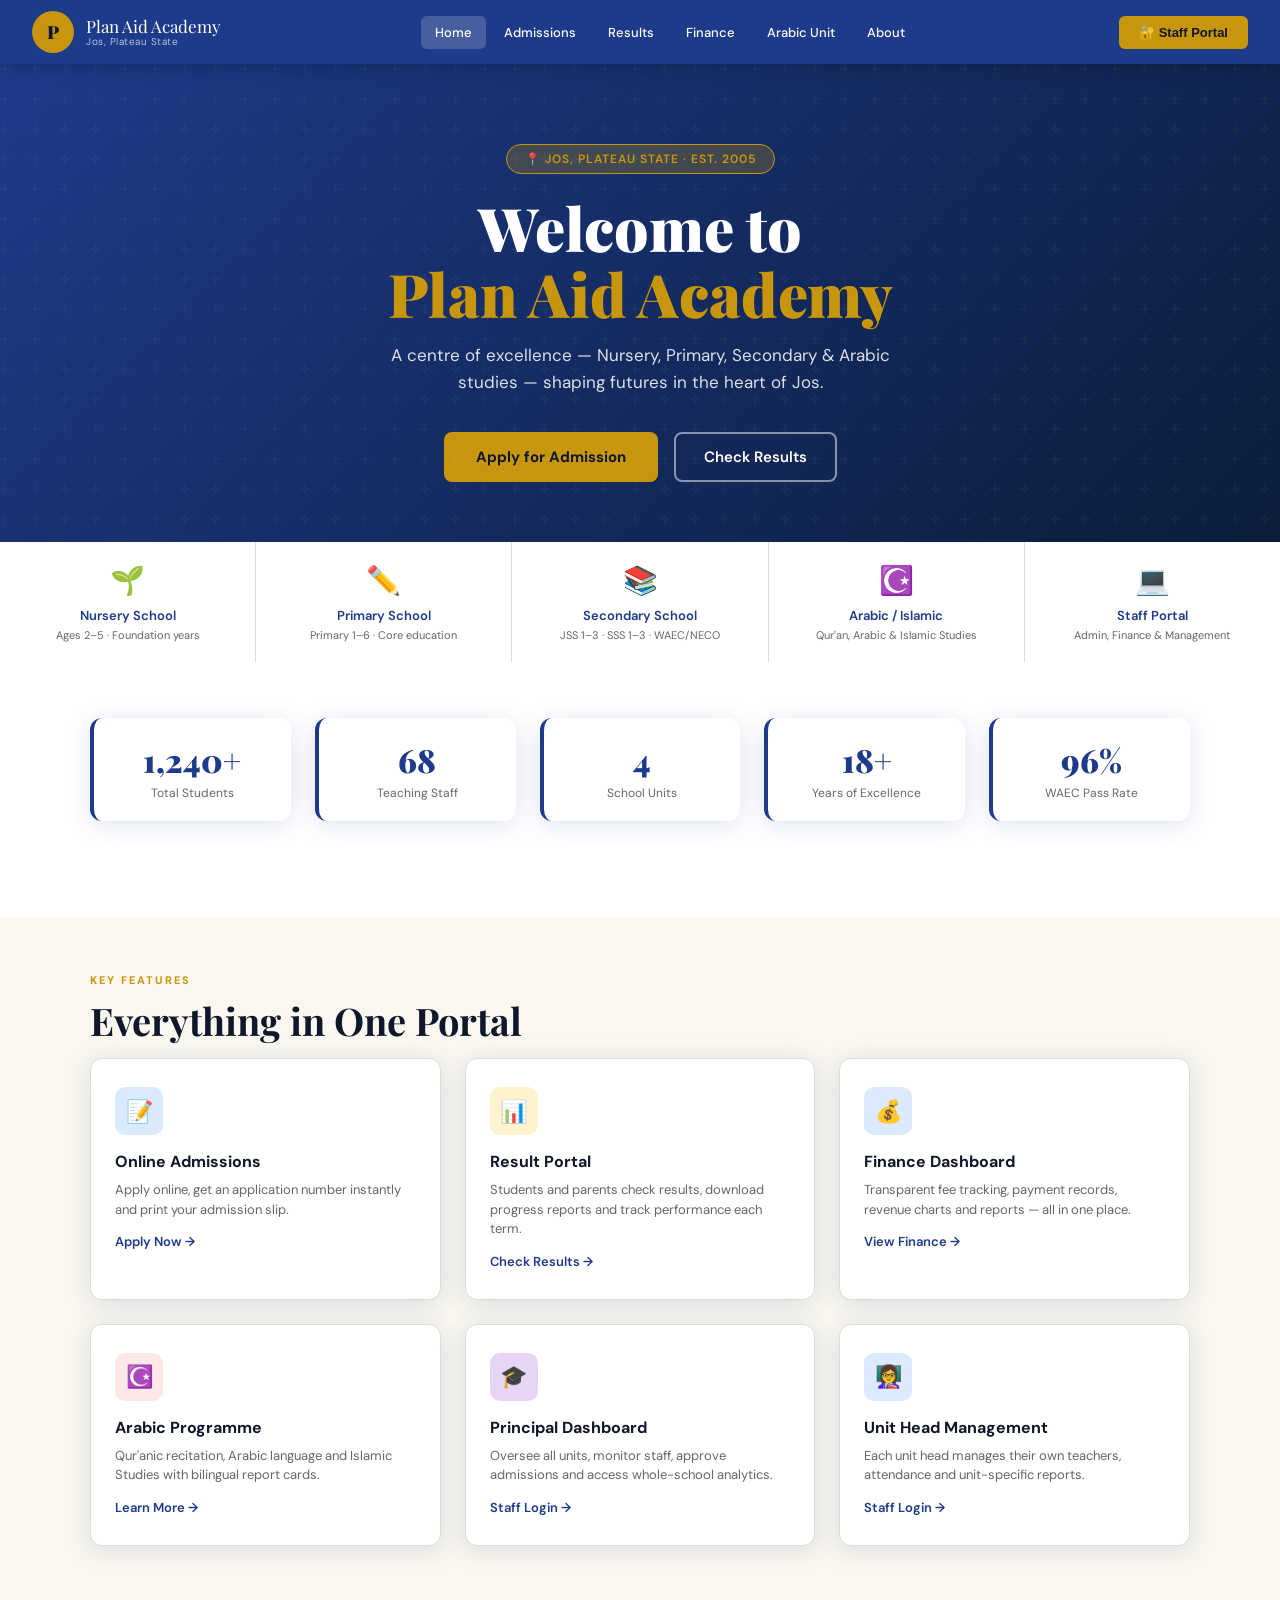
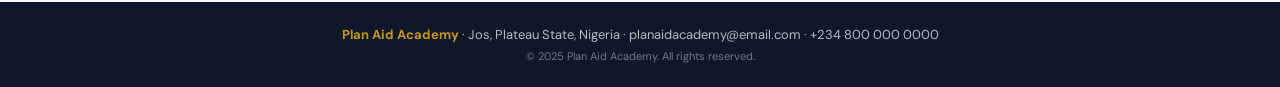
<file: plan-aid-academy (1).html>
<!DOCTYPE html>
<html lang="en">
<head>
<meta charset="UTF-8"/>
<meta name="viewport" content="width=device-width, initial-scale=1.0"/>
<title>Plan Aid Academy – Jos | School Management Portal</title>
<link href="https://fonts.googleapis.com/css2?family=Playfair+Display:wght@700;900&family=DM+Sans:wght@300;400;500;600&family=Amiri:wght@400;700&display=swap" rel="stylesheet"/>
<style>
  :root{--green:#1e3a8a;--gold:#c8960c;--cream:#faf7f0;--dark:#0f172a;--white:#fff;--red:#b03232;--blue:#1a3a5c;--light:#e0e7ff;--border:#d4e0d8;--shadow:0 4px 24px rgba(30,58,138,.15)}
  *{box-sizing:border-box;margin:0;padding:0}
  body{font-family:'DM Sans',sans-serif;background:var(--cream);color:var(--dark);min-height:100vh}
  .page{display:none;min-height:100vh;animation:fadeIn .35s ease}
  .page.active{display:block}
  @keyframes fadeIn{from{opacity:0;transform:translateY(8px)}to{opacity:1;transform:translateY(0)}}
  nav{background:var(--green);color:#fff;display:flex;align-items:center;justify-content:space-between;padding:0 32px;height:64px;position:sticky;top:0;z-index:100;box-shadow:0 2px 16px rgba(0,0,0,.25)}
  .nav-brand{display:flex;align-items:center;gap:12px;cursor:pointer}
  .nav-logo{width:42px;height:42px;border-radius:50%;background:var(--gold);display:flex;align-items:center;justify-content:center;font-family:'Playfair Display',serif;font-weight:900;font-size:18px;color:var(--dark)}
  .nav-title{font-family:'Playfair Display',serif;font-size:17px;line-height:1.2}
  .nav-title small{display:block;font-family:'DM Sans',sans-serif;font-size:10px;font-weight:300;opacity:.8;letter-spacing:.5px}
  .nav-links{display:flex;gap:4px}
  .nav-links button{background:none;border:none;color:#fff;padding:8px 14px;border-radius:6px;cursor:pointer;font-family:'DM Sans',sans-serif;font-size:13px;font-weight:500;transition:background .2s}
  .nav-links button:hover,.nav-links button.active{background:rgba(255,255,255,.18)}
  .nav-right{display:flex;align-items:center;gap:12px}
  .btn-login{background:var(--gold);color:var(--dark);border:none;padding:9px 20px;border-radius:6px;font-weight:600;font-size:13px;cursor:pointer;transition:opacity .2s}
  .btn-login:hover{opacity:.85}
  .hero{background:linear-gradient(135deg,var(--green) 0%,#0b1d3a 100%);color:#fff;padding:80px 32px 60px;text-align:center;position:relative;overflow:hidden}
  .hero::before{content:'';position:absolute;inset:0;background:url("data:image/svg+xml,%3Csvg width='60' height='60' viewBox='0 0 60 60' xmlns='http://www.w3.org/2000/svg'%3E%3Cg fill='none'%3E%3Cg fill='%23ffffff' fill-opacity='0.03'%3E%3Cpath d='M36 34v-4h-2v4h-4v2h4v4h2v-4h4v-2h-4zm0-30V0h-2v4h-4v2h4v4h2V6h4V4h-4zM6 34v-4H4v4H0v2h4v4h2v-4h4v-2H6zM6 4V0H4v4H0v2h4v4h2V6h4V4H6z'/%3E%3C/g%3E%3C/g%3E%3C/svg%3E")}
  .hero-badge{display:inline-block;background:rgba(200,150,12,.25);border:1px solid var(--gold);color:var(--gold);padding:6px 18px;border-radius:20px;font-size:12px;font-weight:600;letter-spacing:1px;text-transform:uppercase;margin-bottom:20px}
  .hero h1{font-family:'Playfair Display',serif;font-size:clamp(32px,5vw,60px);font-weight:900;line-height:1.1;margin-bottom:16px}
  .hero h1 span{color:var(--gold)}
  .hero p{font-size:17px;opacity:.85;max-width:560px;margin:0 auto 36px;line-height:1.6}
  .hero-btns{display:flex;gap:16px;justify-content:center;flex-wrap:wrap}
  .btn-primary{background:var(--gold);color:var(--dark);border:none;padding:14px 32px;border-radius:8px;font-weight:700;font-size:15px;cursor:pointer;transition:all .2s;font-family:'DM Sans',sans-serif}
  .btn-primary:hover{background:#e0a80e;transform:translateY(-2px)}
  .btn-outline{background:transparent;color:#fff;border:2px solid rgba(255,255,255,.5);padding:13px 28px;border-radius:8px;font-weight:600;font-size:15px;cursor:pointer;transition:all .2s;font-family:'DM Sans',sans-serif}
  .btn-outline:hover{border-color:#fff;background:rgba(255,255,255,.1)}
  .units-strip{display:flex;gap:0;overflow-x:auto}
  .unit-card{flex:1;min-width:160px;padding:20px 16px;text-align:center;border-right:1px solid var(--border);cursor:pointer;transition:background .2s;background:#fff}
  .unit-card:last-child{border-right:none}
  .unit-card:hover{background:var(--light)}
  .unit-icon{font-size:28px;margin-bottom:8px}
  .unit-card h4{font-size:13px;font-weight:600;color:var(--green)}
  .unit-card p{font-size:11px;color:#666;margin-top:4px}
  .section{padding:56px 32px}
  .section-alt{background:#fff}
  .container{max-width:1100px;margin:0 auto}
  .section-label{font-size:11px;font-weight:700;letter-spacing:2px;text-transform:uppercase;color:var(--gold);margin-bottom:8px}
  .section-title{font-family:'Playfair Display',serif;font-size:clamp(24px,3.5vw,38px);font-weight:700;color:var(--dark);margin-bottom:12px}
  .section-sub{font-size:15px;color:#555;max-width:560px;line-height:1.6;margin-bottom:36px}
  .cards-grid{display:grid;grid-template-columns:repeat(auto-fill,minmax(260px,1fr));gap:24px}
  .card{background:#fff;border-radius:12px;padding:28px 24px;box-shadow:var(--shadow);border:1px solid var(--border);transition:transform .2s,box-shadow .2s}
  .card:hover{transform:translateY(-4px);box-shadow:0 8px 32px rgba(26,92,56,.18)}
  .card-icon{width:48px;height:48px;border-radius:10px;display:flex;align-items:center;justify-content:center;font-size:22px;margin-bottom:16px}
  .card h3{font-size:16px;font-weight:700;color:var(--dark);margin-bottom:8px}
  .card p{font-size:13px;color:#666;line-height:1.5}
  .card-link{display:inline-block;margin-top:14px;font-size:13px;font-weight:600;color:var(--green);cursor:pointer}
  .card-link:hover{color:var(--gold)}
  .stats-row{display:flex;gap:24px;flex-wrap:wrap;margin-bottom:40px}
  .stat{flex:1;min-width:140px;background:#fff;border-radius:12px;padding:20px;box-shadow:var(--shadow);border-left:4px solid var(--green);text-align:center}
  .stat .val{font-family:'Playfair Display',serif;font-size:32px;font-weight:900;color:var(--green)}
  .stat .lbl{font-size:12px;color:#666;margin-top:4px}
  .form-page{max-width:700px;margin:0 auto;background:#fff;border-radius:16px;padding:40px;box-shadow:var(--shadow)}
  .form-page h2{font-family:'Playfair Display',serif;font-size:26px;margin-bottom:6px;color:var(--dark)}
  .form-page .sub{font-size:14px;color:#666;margin-bottom:28px}
  .form-row{display:grid;grid-template-columns:1fr 1fr;gap:16px;margin-bottom:0}
  .form-group{margin-bottom:16px}
  .form-group label{display:block;font-size:13px;font-weight:600;color:var(--dark);margin-bottom:6px}
  .form-group input,.form-group select,.form-group textarea{width:100%;padding:11px 14px;border:1.5px solid var(--border);border-radius:8px;font-family:'DM Sans',sans-serif;font-size:14px;color:var(--dark);transition:border-color .2s;background:var(--cream)}
  .form-group input:focus,.form-group select:focus,.form-group textarea:focus{outline:none;border-color:var(--green)}
  .form-group textarea{resize:vertical;min-height:90px}
  .btn-submit{width:100%;padding:14px;background:var(--green);color:#fff;border:none;border-radius:8px;font-size:15px;font-weight:700;cursor:pointer;font-family:'DM Sans',sans-serif;transition:background .2s;margin-top:8px}
  .btn-submit:hover{background:#14472b}
  .dash-layout{display:grid;grid-template-columns:220px 1fr;min-height:calc(100vh - 64px)}
  .dash-sidebar{background:var(--dark);color:#fff;padding:24px 0}
  .dash-sidebar .user-info{padding:0 20px 20px;border-bottom:1px solid rgba(255,255,255,.1);margin-bottom:12px}
  .dash-sidebar .user-info .avatar{width:44px;height:44px;border-radius:50%;background:var(--green);display:flex;align-items:center;justify-content:center;font-weight:700;font-size:18px;margin-bottom:10px}
  .dash-sidebar .user-info h4{font-size:14px;font-weight:600}
  .dash-sidebar .user-info span{font-size:12px;color:rgba(255,255,255,.55)}
  .dash-nav a{display:flex;align-items:center;gap:12px;padding:11px 20px;font-size:13px;color:rgba(255,255,255,.7);cursor:pointer;transition:all .2s;border-left:3px solid transparent}
  .dash-nav a:hover,.dash-nav a.active{color:#fff;background:rgba(255,255,255,.07);border-left-color:var(--gold)}
  .dash-nav a .ico{font-size:16px;width:20px;text-align:center}
  .dash-content{padding:32px;background:var(--cream);overflow-y:auto}
  .dash-header{display:flex;align-items:center;justify-content:space-between;margin-bottom:28px}
  .dash-header h2{font-family:'Playfair Display',serif;font-size:24px;color:var(--dark)}
  .dash-cards{display:grid;grid-template-columns:repeat(auto-fill,minmax(200px,1fr));gap:20px;margin-bottom:28px}
  .dash-card{background:#fff;border-radius:12px;padding:20px;box-shadow:var(--shadow);border-bottom:3px solid var(--green)}
  .dash-card .dc-val{font-family:'Playfair Display',serif;font-size:30px;font-weight:900;color:var(--green)}
  .dash-card .dc-lbl{font-size:12px;color:#888;margin-top:4px}
  .dash-card .dc-sub{font-size:12px;color:var(--gold);margin-top:2px;font-weight:600}
  .table-wrap{background:#fff;border-radius:12px;box-shadow:var(--shadow);overflow:hidden;margin-bottom:24px}
  .table-head{padding:16px 20px;display:flex;align-items:center;justify-content:space-between;border-bottom:1px solid var(--border)}
  .table-head h3{font-size:15px;font-weight:700;color:var(--dark)}
  table{width:100%;border-collapse:collapse}
  thead{background:var(--light)}
  th{padding:12px 16px;text-align:left;font-size:12px;font-weight:700;color:var(--green);text-transform:uppercase;letter-spacing:.5px}
  td{padding:12px 16px;font-size:13px;border-bottom:1px solid var(--border);color:var(--dark)}
  tr:last-child td{border-bottom:none}
  tr:hover td{background:#f7fcf9}
  .badge{display:inline-block;padding:3px 10px;border-radius:20px;font-size:11px;font-weight:700;text-transform:uppercase}
  .badge-green{background:#dbeafe;color:#1e3a8a}
  .badge-gold{background:#fef3cd;color:#856404}
  .badge-red{background:#fde8e8;color:#b03232}
  .badge-blue{background:#dbeafe;color:#1e40af}
  .modal-overlay{display:none;position:fixed;inset:0;background:rgba(0,0,0,.55);z-index:200;align-items:center;justify-content:center}
  .modal-overlay.open{display:flex}
  .modal{background:#fff;border-radius:16px;padding:40px;width:90%;max-width:420px;position:relative;box-shadow:0 20px 60px rgba(0,0,0,.3)}
  .modal-close{position:absolute;top:14px;right:14px;background:none;border:none;font-size:22px;cursor:pointer;color:#888}
  .modal h2{font-family:'Playfair Display',serif;font-size:24px;margin-bottom:6px}
  .modal .sub{font-size:13px;color:#666;margin-bottom:24px}
  .role-tabs{display:flex;gap:8px;flex-wrap:wrap;margin-bottom:20px}
  .role-tab{padding:7px 14px;border:1.5px solid var(--border);border-radius:6px;font-size:12px;font-weight:600;cursor:pointer;transition:all .2s;background:none;font-family:'DM Sans',sans-serif}
  .role-tab.active{background:var(--green);color:#fff;border-color:var(--green)}
  .slip{background:#fff;border:2px solid var(--green);border-radius:12px;padding:32px;max-width:640px;margin:0 auto}
  .slip-header{display:flex;align-items:center;gap:16px;border-bottom:2px solid var(--green);padding-bottom:16px;margin-bottom:20px}
  .slip-logo{width:60px;height:60px;border-radius:50%;background:var(--green);display:flex;align-items:center;justify-content:center;color:#fff;font-family:'Playfair Display',serif;font-weight:900;font-size:22px;flex-shrink:0}
  .slip-school{flex:1}
  .slip-school h2{font-family:'Playfair Display',serif;font-size:20px;color:var(--green)}
  .slip-school p{font-size:12px;color:#666}
  .slip-no{background:var(--green);color:#fff;padding:8px 16px;border-radius:8px;font-size:13px;font-weight:700;white-space:nowrap}
  .slip-row{display:grid;grid-template-columns:1fr 1fr;gap:12px;margin-bottom:12px}
  .slip-field{border:1px solid var(--border);border-radius:6px;padding:10px 14px}
  .slip-field .lbl{font-size:10px;font-weight:700;text-transform:uppercase;color:#888;margin-bottom:2px}
  .slip-field .val{font-size:14px;font-weight:600;color:var(--dark)}
  .slip-footer{border-top:1px solid var(--border);padding-top:16px;margin-top:16px;display:flex;justify-content:space-between;align-items:center;font-size:12px;color:#666;flex-wrap:wrap;gap:10px}
  .btn-print{background:var(--green);color:#fff;border:none;padding:10px 24px;border-radius:8px;font-weight:700;cursor:pointer;font-family:'DM Sans',sans-serif}
  .arabic-text{font-family:'Amiri',serif;direction:rtl;font-size:16px;line-height:1.8;color:var(--dark)}
  .finance-row{display:grid;grid-template-columns:2fr 1fr;gap:24px}
  .chart-box{background:#fff;border-radius:12px;padding:24px;box-shadow:var(--shadow)}
  .chart-box h3{font-size:14px;font-weight:700;margin-bottom:20px;color:var(--dark)}
  .bar-chart{display:flex;align-items:flex-end;gap:8px;height:130px;padding-bottom:24px;position:relative}
  .bar{flex:1;background:var(--green);border-radius:4px 4px 0 0;position:relative;min-width:24px;transition:opacity .2s}
  .bar:hover{opacity:.75}
  .bar .bar-lbl{position:absolute;bottom:-20px;left:50%;transform:translateX(-50%);font-size:10px;color:#888;white-space:nowrap}
  .bar .bar-val{position:absolute;top:-18px;left:50%;transform:translateX(-50%);font-size:9px;font-weight:700;color:var(--green);white-space:nowrap}
  .pie-wrap{display:flex;flex-direction:column;gap:12px}
  .pie-item{display:flex;align-items:center;gap:10px}
  .pie-dot{width:12px;height:12px;border-radius:50%;flex-shrink:0}
  .pie-item span{font-size:13px;color:var(--dark);flex:1}
  .pie-item b{font-size:13px;font-weight:700}
  .alert{padding:14px 18px;border-radius:8px;font-size:13px;margin-bottom:16px;display:flex;align-items:center;gap:10px}
  .alert-success{background:#dbeafe;color:#1e3a8a;border-left:4px solid var(--green)}
  .alert-info{background:#dbeafe;color:#1e40af;border-left:4px solid var(--blue)}
  footer{background:var(--dark);color:rgba(255,255,255,.7);text-align:center;padding:24px 32px;font-size:13px}
  footer strong{color:var(--gold)}
  .hidden{display:none}
  .divider{border:none;border-top:1px solid var(--border);margin:24px 0}
  @media(max-width:768px){nav{padding:0 16px}.nav-links{display:none}.dash-layout{grid-template-columns:1fr}.dash-sidebar{display:none}.form-row{grid-template-columns:1fr}.finance-row{grid-template-columns:1fr}.hero{padding:50px 20px 40px}.section{padding:40px 20px}.slip-row{grid-template-columns:1fr}}
</style>
</head>
<body>

<nav>
  <div class="nav-brand" onclick="showPage('home')">
    <div class="nav-logo">P</div>
    <div class="nav-title">Plan Aid Academy<small>Jos, Plateau State</small></div>
  </div>
  <div class="nav-links">
    <button onclick="showPage('home')" id="nav-home" class="active">Home</button>
    <button onclick="showPage('admission')" id="nav-admission">Admissions</button>
    <button onclick="showPage('results')" id="nav-results">Results</button>
    <button onclick="showPage('finance')" id="nav-finance">Finance</button>
    <button onclick="showPage('arabic')" id="nav-arabic">Arabic Unit</button>
    <button onclick="showPage('about')" id="nav-about">About</button>
  </div>
  <div class="nav-right">
    <button class="btn-login" onclick="openModal()">🔐 Staff Portal</button>
  </div>
</nav>

<!-- LOGIN MODAL -->
<div class="modal-overlay" id="loginModal">
  <div class="modal">
    <button class="modal-close" onclick="closeModal()">✕</button>
    <h2>Staff Login</h2>
    <p class="sub">Select your role to access your portal</p>
    <div class="role-tabs">
      <button class="role-tab active" onclick="setRole(this,'principal')">🎓 Principal</button>
      <button class="role-tab" onclick="setRole(this,'finance')">💰 Finance</button>
      <button class="role-tab" onclick="setRole(this,'secondary')">📚 Secondary</button>
      <button class="role-tab" onclick="setRole(this,'primary')">✏️ Primary</button>
      <button class="role-tab" onclick="setRole(this,'nursery')">🌱 Nursery</button>
      <button class="role-tab" onclick="setRole(this,'arabic')">☪️ Arabic</button>
      <button class="role-tab" onclick="setRole(this,'teacher')">👩‍🏫 Teacher</button>
    </div>
    <div class="form-group"><label>Staff ID / Email</label><input type="text" placeholder="e.g. PAA-ST-001"/></div>
    <div class="form-group"><label>Password</label><input type="password" placeholder="Enter password"/></div>
    <button class="btn-submit" onclick="doLogin()">Sign In →</button>
  </div>
</div>

<!-- HOME -->
<div class="page active" id="page-home">
  <div class="hero">
    <div class="hero-badge">📍 Jos, Plateau State · Est. 2005</div>
    <h1>Welcome to<br/><span>Plan Aid Academy</span></h1>
    <p>A centre of excellence — Nursery, Primary, Secondary &amp; Arabic studies — shaping futures in the heart of Jos.</p>
    <div class="hero-btns">
      <button class="btn-primary" onclick="showPage('admission')">Apply for Admission</button>
      <button class="btn-outline" onclick="showPage('results')">Check Results</button>
    </div>
  </div>
  <div class="units-strip">
    <div class="unit-card" onclick="showPage('admission')"><div class="unit-icon">🌱</div><h4>Nursery School</h4><p>Ages 2–5 · Foundation years</p></div>
    <div class="unit-card" onclick="showPage('admission')"><div class="unit-icon">✏️</div><h4>Primary School</h4><p>Primary 1–6 · Core education</p></div>
    <div class="unit-card" onclick="showPage('admission')"><div class="unit-icon">📚</div><h4>Secondary School</h4><p>JSS 1–3 · SSS 1–3 · WAEC/NECO</p></div>
    <div class="unit-card" onclick="showPage('arabic')"><div class="unit-icon">☪️</div><h4>Arabic / Islamic</h4><p>Qur'an, Arabic &amp; Islamic Studies</p></div>
    <div class="unit-card" onclick="openModal()"><div class="unit-icon">💻</div><h4>Staff Portal</h4><p>Admin, Finance &amp; Management</p></div>
  </div>
  <div class="section section-alt">
    <div class="container">
      <div class="stats-row">
        <div class="stat"><div class="val">1,240+</div><div class="lbl">Total Students</div></div>
        <div class="stat"><div class="val">68</div><div class="lbl">Teaching Staff</div></div>
        <div class="stat"><div class="val">4</div><div class="lbl">School Units</div></div>
        <div class="stat"><div class="val">18+</div><div class="lbl">Years of Excellence</div></div>
        <div class="stat"><div class="val">96%</div><div class="lbl">WAEC Pass Rate</div></div>
      </div>
    </div>
  </div>
  <div class="section">
    <div class="container">
      <div class="section-label">Key Features</div>
      <div class="section-title">Everything in One Portal</div>
      <div class="cards-grid">
        <div class="card"><div class="card-icon" style="background:#dbeafe">📝</div><h3>Online Admissions</h3><p>Apply online, get an application number instantly and print your admission slip.</p><span class="card-link" onclick="showPage('admission')">Apply Now →</span></div>
        <div class="card"><div class="card-icon" style="background:#fef3cd">📊</div><h3>Result Portal</h3><p>Students and parents check results, download progress reports and track performance each term.</p><span class="card-link" onclick="showPage('results')">Check Results →</span></div>
        <div class="card"><div class="card-icon" style="background:#dbeafe">💰</div><h3>Finance Dashboard</h3><p>Transparent fee tracking, payment records, revenue charts and reports — all in one place.</p><span class="card-link" onclick="showPage('finance')">View Finance →</span></div>
        <div class="card"><div class="card-icon" style="background:#fde8e8">☪️</div><h3>Arabic Programme</h3><p>Qur'anic recitation, Arabic language and Islamic Studies with bilingual report cards.</p><span class="card-link" onclick="showPage('arabic')">Learn More →</span></div>
        <div class="card"><div class="card-icon" style="background:#e8d5f5">🎓</div><h3>Principal Dashboard</h3><p>Oversee all units, monitor staff, approve admissions and access whole-school analytics.</p><span class="card-link" onclick="openModal()">Staff Login →</span></div>
        <div class="card"><div class="card-icon" style="background:#dbeafe">👩‍🏫</div><h3>Unit Head Management</h3><p>Each unit head manages their own teachers, attendance and unit-specific reports.</p><span class="card-link" onclick="openModal()">Staff Login →</span></div>
      </div>
    </div>
  </div>
  <footer><strong>Plan Aid Academy</strong> · Jos, Plateau State, Nigeria · planaidacademy@email.com · +234 800 000 0000<br/><small style="opacity:.6;font-size:11px;margin-top:6px;display:block">© 2025 Plan Aid Academy. All rights reserved.</small></footer>
</div>

<!-- ADMISSION -->
<div class="page" id="page-admission">
  <div class="section">
    <div class="container">
      <div class="section-label">Enrolment</div>
      <div class="section-title">Admission Application</div>
      <p class="section-sub">Complete the form to apply for a place at Plan Aid Academy. You will receive an application number instantly and can print your admission slip.</p>
      <div id="admissionForm">
        <div class="form-page">
          <h2>Student Admission Form</h2>
          <p class="sub">Plan Aid Academy, Jos · 2025/2026 Academic Session</p>
          <div class="form-group"><label>School Unit Applying For</label>
            <select id="admUnit"><option value="">— Select Unit —</option><option>Nursery School (Creche / Pre-Nursery / Nursery 1-2)</option><option>Primary School (Primary 1 – 6)</option><option>Junior Secondary School (JSS 1 – 3)</option><option>Senior Secondary School (SSS 1 – 3)</option><option>Arabic / Islamic Studies Unit</option></select>
          </div>
          <div class="form-row">
            <div class="form-group"><label>Surname</label><input id="admSurname" type="text" placeholder="Student's surname"/></div>
            <div class="form-group"><label>First Name</label><input id="admFirst" type="text" placeholder="First name"/></div>
          </div>
          <div class="form-row">
            <div class="form-group"><label>Date of Birth</label><input id="admDob" type="date"/></div>
            <div class="form-group"><label>Gender</label><select id="admGender"><option>Male</option><option>Female</option></select></div>
          </div>
          <div class="form-row">
            <div class="form-group"><label>State of Origin</label><input id="admState" type="text" placeholder="e.g. Plateau"/></div>
            <div class="form-group"><label>Religion</label><select id="admReligion"><option>Christianity</option><option>Islam</option><option>Other</option></select></div>
          </div>
          <div class="divider"></div>
          <div class="form-row">
            <div class="form-group"><label>Parent / Guardian Name</label><input id="admParent" type="text" placeholder="Full name"/></div>
            <div class="form-group"><label>Phone Number</label><input id="admPhone" type="tel" placeholder="+234 800 000 0000"/></div>
          </div>
          <div class="form-group"><label>Home Address</label><textarea id="admAddress" placeholder="Street, Area, Jos"></textarea></div>
          <div class="form-row">
            <div class="form-group"><label>Previous School (if any)</label><input id="admPrev" type="text" placeholder="Previous school name"/></div>
            <div class="form-group"><label>Class Last Attended</label><input id="admClass" type="text" placeholder="e.g. Primary 3"/></div>
          </div>
          <button class="btn-submit" onclick="submitAdmission()">Submit Application &amp; Get Admission Number</button>
        </div>
      </div>
      <div id="admissionSlip" class="hidden" style="margin-top:32px">
        <div class="alert alert-success">✅ Application submitted! Print or save your admission slip below.</div>
        <div class="slip">
          <div class="slip-header">
            <div class="slip-logo">P</div>
            <div class="slip-school"><h2>Plan Aid Academy</h2><p>Jos, Plateau State</p><p style="font-size:11px;color:#888">2025/2026 Academic Session – Admission Slip</p></div>
            <div class="slip-no" id="slipNo">PAA-2025-0001</div>
          </div>
          <div class="slip-row">
            <div class="slip-field"><div class="lbl">Full Name</div><div class="val" id="slipName">—</div></div>
            <div class="slip-field"><div class="lbl">Unit Applied</div><div class="val" id="slipUnit">—</div></div>
          </div>
          <div class="slip-row">
            <div class="slip-field"><div class="lbl">Date of Birth</div><div class="val" id="slipDob">—</div></div>
            <div class="slip-field"><div class="lbl">Gender</div><div class="val" id="slipGender">—</div></div>
          </div>
          <div class="slip-row">
            <div class="slip-field"><div class="lbl">Parent / Guardian</div><div class="val" id="slipParent">—</div></div>
            <div class="slip-field"><div class="lbl">Phone</div><div class="val" id="slipPhone">—</div></div>
          </div>
          <div class="slip-footer">
            <div>Application Date: <b id="slipDate"></b></div>
            <div>Status: <span class="badge badge-gold">Pending Review</span></div>
            <button class="btn-print" onclick="window.print()">🖨️ Print Slip</button>
          </div>
        </div>
        <div style="text-align:center;margin-top:20px">
          <button onclick="newApplication()" style="background:none;border:2px solid var(--green);color:var(--green);padding:11px 24px;border-radius:8px;font-weight:600;cursor:pointer;font-family:'DM Sans',sans-serif">Submit Another Application</button>
        </div>
      </div>
    </div>
  </div>
</div>

<!-- RESULTS -->
<div class="page" id="page-results">
  <div class="section">
    <div class="container">
      <div class="section-label">Academic Records</div>
      <div class="section-title">Student Result Portal</div>
      <p class="section-sub">Enter your student ID and select the term to view and print your academic progress report.</p>
      <div class="form-page" style="margin-bottom:28px">
        <h2>Check Results</h2>
        <p class="sub">Enter your admission number to view your report card</p>
        <div class="form-row">
          <div class="form-group"><label>Student ID / Admission Number</label><input id="resId" type="text" placeholder="e.g. PAA-2023-0047"/></div>
          <div class="form-group"><label>Academic Session</label><select><option>2024/2025</option><option>2023/2024</option></select></div>
        </div>
        <div class="form-row">
          <div class="form-group"><label>Term</label><select><option>1st Term</option><option>2nd Term</option><option>3rd Term</option></select></div>
          <div class="form-group"><label>School Unit</label><select><option>Secondary School</option><option>Primary School</option><option>Nursery School</option><option>Arabic Unit</option></select></div>
        </div>
        <button class="btn-submit" onclick="checkResults()">View Result Card</button>
      </div>
      <div id="resultCard" class="hidden">
        <div class="alert alert-info">📄 Showing result for <b>Aisha Mohammed</b> · JSS 2A · 1st Term 2024/2025</div>
        <div class="slip" style="max-width:740px">
          <div class="slip-header">
            <div class="slip-logo">P</div>
            <div class="slip-school"><h2>Plan Aid Academy</h2><p>Student Academic Report Card · 1st Term 2024/2025</p></div>
            <div class="slip-no">JSS 2A</div>
          </div>
          <div class="slip-row" style="grid-template-columns:1fr 1fr 1fr">
            <div class="slip-field"><div class="lbl">Student Name</div><div class="val">Aisha Mohammed</div></div>
            <div class="slip-field"><div class="lbl">Admission No.</div><div class="val">PAA-2023-0047</div></div>
            <div class="slip-field"><div class="lbl">Class</div><div class="val">JSS 2A</div></div>
          </div>
          <div class="table-wrap" style="margin:16px 0">
            <table>
              <thead><tr><th>Subject</th><th>CA (40)</th><th>Exam (60)</th><th>Total</th><th>Grade</th><th>Remark</th></tr></thead>
              <tbody>
                <tr><td>Mathematics</td><td>34</td><td>52</td><td>86</td><td><span class="badge badge-green">A</span></td><td>Excellent</td></tr>
                <tr><td>English Language</td><td>30</td><td>48</td><td>78</td><td><span class="badge badge-green">B</span></td><td>Good</td></tr>
                <tr><td>Basic Science</td><td>32</td><td>50</td><td>82</td><td><span class="badge badge-green">A</span></td><td>Very Good</td></tr>
                <tr><td>Social Studies</td><td>28</td><td>44</td><td>72</td><td><span class="badge badge-gold">C</span></td><td>Average</td></tr>
                <tr><td>Agric Science</td><td>35</td><td>55</td><td>90</td><td><span class="badge badge-green">A</span></td><td>Excellent</td></tr>
                <tr><td>Civic Education</td><td>29</td><td>46</td><td>75</td><td><span class="badge badge-gold">C</span></td><td>Average</td></tr>
                <tr><td>Arabic Language</td><td>38</td><td>57</td><td>95</td><td><span class="badge badge-green">A</span></td><td>Excellent</td></tr>
              </tbody>
            </table>
          </div>
          <div class="slip-row">
            <div class="slip-field"><div class="lbl">Total Score</div><div class="val" style="color:var(--green)">578 / 700</div></div>
            <div class="slip-field"><div class="lbl">Average</div><div class="val" style="color:var(--green)">82.6%</div></div>
            <div class="slip-field"><div class="lbl">Position</div><div class="val">3rd / 42</div></div>
            <div class="slip-field"><div class="lbl">Next Term</div><div class="val">Jan 13, 2025</div></div>
          </div>
          <div style="padding:14px;background:var(--light);border-radius:8px;font-size:13px;margin-top:12px"><b>Class Teacher's Remark:</b> Aisha is a diligent student who has shown remarkable improvement in Mathematics. We encourage her to put in more effort in Social Studies. Keep it up!</div>
          <div class="slip-footer">
            <div>Principal: <b>Mr. Samuel Dung</b></div>
            <div>Class Teacher: <b>Mrs. Fatima Sani</b></div>
            <button class="btn-print" onclick="window.print()">🖨️ Print Report</button>
          </div>
        </div>
      </div>
    </div>
  </div>
</div>

<!-- FINANCE PUBLIC -->
<div class="page" id="page-finance">
  <div class="section">
    <div class="container">
      <div class="section-label">Finance Office</div>
      <div class="section-title">Finance Dashboard</div>
      <p class="section-sub">School fee payments, revenue overview and financial reports for the current session.</p>
      <div class="dash-cards">
        <div class="dash-card"><div class="dc-val">₦18.4M</div><div class="dc-lbl">Total Revenue 2024/25</div><div class="dc-sub">↑ 12% from last session</div></div>
        <div class="dash-card"><div class="dc-val">₦14.1M</div><div class="dc-lbl">Fees Collected</div><div class="dc-sub">76.6% collection rate</div></div>
        <div class="dash-card"><div class="dc-val">₦4.3M</div><div class="dc-lbl">Outstanding Fees</div><div class="dc-sub">284 students pending</div></div>
        <div class="dash-card"><div class="dc-val">1,240</div><div class="dc-lbl">Total Enrolled</div><div class="dc-sub">All units combined</div></div>
      </div>
      <div class="finance-row">
        <div class="chart-box">
          <h3>Monthly Fee Collection (₦)</h3>
          <div class="bar-chart">
            <div class="bar" style="height:60%"><span class="bar-val">1.2M</span><span class="bar-lbl">Sep</span></div>
            <div class="bar" style="height:85%"><span class="bar-val">1.7M</span><span class="bar-lbl">Oct</span></div>
            <div class="bar" style="height:70%"><span class="bar-val">1.4M</span><span class="bar-lbl">Nov</span></div>
            <div class="bar" style="height:45%"><span class="bar-val">0.9M</span><span class="bar-lbl">Dec</span></div>
            <div class="bar" style="height:90%"><span class="bar-val">1.8M</span><span class="bar-lbl">Jan</span></div>
            <div class="bar" style="height:75%"><span class="bar-val">1.5M</span><span class="bar-lbl">Feb</span></div>
            <div class="bar" style="height:65%"><span class="bar-val">1.3M</span><span class="bar-lbl">Mar</span></div>
            <div class="bar" style="height:55%"><span class="bar-val">1.1M</span><span class="bar-lbl">Apr</span></div>
            <div class="bar" style="height:80%"><span class="bar-val">1.6M</span><span class="bar-lbl">May</span></div>
            <div class="bar" style="height:40%"><span class="bar-val">0.8M</span><span class="bar-lbl">Jun</span></div>
          </div>
        </div>
        <div class="chart-box">
          <h3>Revenue by Unit</h3>
          <div class="pie-wrap">
            <div class="pie-item"><div class="pie-dot" style="background:#1e3a8a"></div><span>Secondary School</span><b>₦8.2M</b></div>
            <div class="pie-item"><div class="pie-dot" style="background:#c8960c"></div><span>Primary School</span><b>₦5.4M</b></div>
            <div class="pie-item"><div class="pie-dot" style="background:#1a3a5c"></div><span>Nursery School</span><b>₦2.9M</b></div>
            <div class="pie-item"><div class="pie-dot" style="background:#b03232"></div><span>Arabic Unit</span><b>₦1.9M</b></div>
            <div style="border-top:1px solid var(--border);padding-top:12px;margin-top:4px">
              <div class="pie-item"><div class="pie-dot" style="background:#888"></div><span>Outstanding</span><b style="color:var(--red)">₦4.3M</b></div>
            </div>
          </div>
        </div>
      </div>
      <div class="table-wrap" style="margin-top:24px">
        <div class="table-head"><h3>Recent Payments</h3><span class="badge badge-green">1st Term 2024/2025</span></div>
        <table>
          <thead><tr><th>Receipt No.</th><th>Student Name</th><th>Class</th><th>Amount (₦)</th><th>Date</th><th>Status</th></tr></thead>
          <tbody>
            <tr><td>RCP-0241</td><td>Ibrahim Hassan</td><td>SSS 2</td><td>65,000</td><td>05 Sep 2024</td><td><span class="badge badge-green">Paid</span></td></tr>
            <tr><td>RCP-0242</td><td>Blessing Musa</td><td>JSS 1A</td><td>45,000</td><td>06 Sep 2024</td><td><span class="badge badge-green">Paid</span></td></tr>
            <tr><td>RCP-0243</td><td>Fatima Yusuf</td><td>Primary 5</td><td>38,000</td><td>06 Sep 2024</td><td><span class="badge badge-gold">Part</span></td></tr>
            <tr><td>RCP-0244</td><td>John Dakyen</td><td>Nursery 2</td><td>30,000</td><td>07 Sep 2024</td><td><span class="badge badge-green">Paid</span></td></tr>
            <tr><td>RCP-0245</td><td>Amina Abdullahi</td><td>Arabic Adv.</td><td>25,000</td><td>07 Sep 2024</td><td><span class="badge badge-red">Pending</span></td></tr>
          </tbody>
        </table>
      </div>
    </div>
  </div>
</div>

<!-- ARABIC -->
<div class="page" id="page-arabic">
  <div class="hero" style="padding:50px 32px 40px">
    <div class="hero-badge">☪️ Arabic &amp; Islamic Studies Unit</div>
    <h1>Arabic &amp; <span>Islamic Education</span></h1>
    <p>A dedicated programme integrating Qur'anic studies, Arabic language and Islamic knowledge alongside the national curriculum.</p>
  </div>
  <div class="section section-alt">
    <div class="container">
      <div class="cards-grid">
        <div class="card"><div class="card-icon" style="background:#fef3cd;font-size:28px">📖</div><h3>Qur'anic Studies</h3><p class="arabic-text">تحفيظ القرآن الكريم وتجويده</p><p style="margin-top:8px;font-size:13px;color:#666">Hifz (memorisation), Tajweed (recitation) and Tafseer (interpretation) from beginner to advanced.</p></div>
        <div class="card"><div class="card-icon" style="background:#dbeafe;font-size:28px">✍️</div><h3>Arabic Language</h3><p class="arabic-text">اللغة العربية – قراءة وكتابة ومحادثة</p><p style="margin-top:8px;font-size:13px;color:#666">Reading, writing, grammar and spoken Arabic across Foundation, Intermediate and Advanced levels.</p></div>
        <div class="card"><div class="card-icon" style="background:#dbeafe;font-size:28px">🕌</div><h3>Islamic Studies</h3><p class="arabic-text">الفقه والعقيدة والسيرة النبوية</p><p style="margin-top:8px;font-size:13px;color:#666">Fiqh, Aqeedah, Seerah (Prophet's biography) and Islamic ethics integrated into the weekly timetable.</p></div>
        <div class="card"><div class="card-icon" style="background:#fde8e8;font-size:28px">📜</div><h3>Bilingual Reports</h3><p class="arabic-text">كشف الدرجات – عربي وإنجليزي</p><p style="margin-top:8px;font-size:13px;color:#666">Arabic Unit students receive bilingual report cards in both English and Arabic, certified by the Unit Head.</p></div>
      </div>
      <div style="margin-top:32px;text-align:center"><button class="btn-primary" onclick="showPage('admission')">Apply to Arabic Unit</button></div>
    </div>
  </div>
</div>

<!-- ABOUT -->
<div class="page" id="page-about">
  <div class="section">
    <div class="container">
      <div class="section-label">Our School</div>
      <div class="section-title">About Plan Aid Academy</div>
      <p style="font-size:15px;color:#555;line-height:1.8;max-width:760px;margin-bottom:36px">Plan Aid Academy, Jos, is a private co-educational school founded to provide quality, affordable and holistic education to children and youth of Jos, Plateau State. We operate four distinct units — Nursery, Primary, Secondary and Arabic/Islamic Studies — under one administration, ensuring continuity of education from early childhood to senior secondary.</p>
      <div class="cards-grid">
        <div class="card"><div class="card-icon" style="background:#dbeafe">🎯</div><h3>Our Mission</h3><p>To equip every student with academic excellence, sound moral values and the practical skills needed to thrive in a modern, diverse world.</p></div>
        <div class="card"><div class="card-icon" style="background:#fef3cd">👁️</div><h3>Our Vision</h3><p>To be the leading institution of learning in Plateau State, producing well-rounded graduates who serve Nigeria and the global community.</p></div>
        <div class="card"><div class="card-icon" style="background:#dbeafe">📍</div><h3>Location</h3><p>Jos, Plateau State, Nigeria. Easily accessible, in a serene environment conducive to learning and holistic development.</p></div>
        <div class="card"><div class="card-icon" style="background:#fde8e8">📞</div><h3>Contact Us</h3><p>Phone: +234 800 000 0000<br/>Email: planaidacademy@email.com<br/>Office Hours: Mon–Fri, 8am–4pm</p></div>
      </div>
    </div>
  </div>
</div>

<!-- DASHBOARD -->
<div class="page" id="page-dashboard">
  <div class="dash-layout">
    <div class="dash-sidebar">
      <div class="user-info">
        <div class="avatar" id="dashAvatar">P</div>
        <h4 id="dashName">Mr. Samuel Dung</h4>
        <span id="dashRole">Principal</span>
      </div>
      <div class="dash-nav">
        <a class="active" onclick="showDashSection('overview')"><span class="ico">🏠</span> Overview</a>
        <a onclick="showDashSection('students')"><span class="ico">👥</span> Students</a>
        <a onclick="showDashSection('staff')"><span class="ico">👩‍🏫</span> Staff</a>
        <a onclick="showDashSection('admissions')"><span class="ico">📝</span> Admissions</a>
        <a onclick="showDashSection('results')"><span class="ico">📊</span> Results</a>
        <a onclick="showDashSection('finance')"><span class="ico">💰</span> Finance</a>
        <a onclick="showDashSection('timetable')"><span class="ico">📅</span> Timetable</a>
        <a onclick="showDashSection('reports')"><span class="ico">📄</span> Reports</a>
        <a onclick="logOut()"><span class="ico">🚪</span> Log Out</a>
      </div>
    </div>
    <div class="dash-content">
      <div class="dash-header">
        <h2 id="dashSectionTitle">School Overview</h2>
        <span class="badge badge-green" id="dashUnitBadge">All Units</span>
      </div>

      <div id="ds-overview">
        <div class="dash-cards">
          <div class="dash-card"><div class="dc-val">1,240</div><div class="dc-lbl">Total Students</div><div class="dc-sub">All 4 units</div></div>
          <div class="dash-card"><div class="dc-val">68</div><div class="dc-lbl">Teaching Staff</div><div class="dc-sub">Across all units</div></div>
          <div class="dash-card"><div class="dc-val">42</div><div class="dc-lbl">New Admissions</div><div class="dc-sub">2025/2026 session</div></div>
          <div class="dash-card"><div class="dc-val">96%</div><div class="dc-lbl">Attendance Rate</div><div class="dc-sub">This week</div></div>
        </div>
        <div class="table-wrap">
          <div class="table-head"><h3>Unit Overview</h3></div>
          <table>
            <thead><tr><th>Unit</th><th>Head</th><th>Students</th><th>Staff</th><th>Fee Collection</th><th>Status</th></tr></thead>
            <tbody>
              <tr><td>🌱 Nursery School</td><td>Mrs. Grace Longs</td><td>180</td><td>12</td><td>88%</td><td><span class="badge badge-green">Active</span></td></tr>
              <tr><td>✏️ Primary School</td><td>Mr. Elisha Pwol</td><td>420</td><td>22</td><td>81%</td><td><span class="badge badge-green">Active</span></td></tr>
              <tr><td>📚 Secondary School</td><td>Mrs. Amaka Uche</td><td>510</td><td>28</td><td>74%</td><td><span class="badge badge-green">Active</span></td></tr>
              <tr><td>☪️ Arabic Unit</td><td>Mallam Umar Sani</td><td>130</td><td>6</td><td>92%</td><td><span class="badge badge-green">Active</span></td></tr>
            </tbody>
          </table>
        </div>
        <div class="alert alert-info">📢 <b>Reminder:</b> 2nd Term examination timetable should be uploaded by Friday. 3 staff leave requests pending approval.</div>
      </div>

      <div id="ds-students" class="hidden">
        <div class="table-wrap">
          <div class="table-head"><h3>Student Register</h3><button class="btn-primary" style="font-size:12px;padding:7px 14px" onclick="showPage('admission')">+ New Admission</button></div>
          <table>
            <thead><tr><th>Adm. No.</th><th>Name</th><th>Class</th><th>Unit</th><th>Gender</th><th>Fee Status</th></tr></thead>
            <tbody>
              <tr><td>PAA-2023-0047</td><td>Aisha Mohammed</td><td>JSS 2A</td><td>Secondary</td><td>F</td><td><span class="badge badge-green">Paid</span></td></tr>
              <tr><td>PAA-2024-0112</td><td>Ibrahim Hassan</td><td>SSS 2</td><td>Secondary</td><td>M</td><td><span class="badge badge-green">Paid</span></td></tr>
              <tr><td>PAA-2024-0201</td><td>Blessing Musa</td><td>JSS 1A</td><td>Secondary</td><td>F</td><td><span class="badge badge-gold">Part</span></td></tr>
              <tr><td>PAA-2022-0089</td><td>Fatima Yusuf</td><td>Primary 5</td><td>Primary</td><td>F</td><td><span class="badge badge-green">Paid</span></td></tr>
              <tr><td>PAA-2025-0004</td><td>John Dakyen</td><td>Nursery 2</td><td>Nursery</td><td>M</td><td><span class="badge badge-green">Paid</span></td></tr>
              <tr><td>PAA-2024-0315</td><td>Amina Abdullahi</td><td>Arabic Adv.</td><td>Arabic</td><td>F</td><td><span class="badge badge-red">Pending</span></td></tr>
            </tbody>
          </table>
        </div>
      </div>

      <div id="ds-staff" class="hidden">
        <div class="table-wrap">
          <div class="table-head"><h3>Staff Directory</h3><button class="btn-primary" style="font-size:12px;padding:7px 14px">+ Add Staff</button></div>
          <table>
            <thead><tr><th>Staff ID</th><th>Name</th><th>Role</th><th>Unit</th><th>Subject</th><th>Status</th></tr></thead>
            <tbody>
              <tr><td>PAA-ST-001</td><td>Mrs. Amaka Uche</td><td>Head of Secondary</td><td>Secondary</td><td>English Language</td><td><span class="badge badge-green">Active</span></td></tr>
              <tr><td>PAA-ST-002</td><td>Mr. Elisha Pwol</td><td>Head of Primary</td><td>Primary</td><td>Mathematics</td><td><span class="badge badge-green">Active</span></td></tr>
              <tr><td>PAA-ST-003</td><td>Mrs. Grace Longs</td><td>Head of Nursery</td><td>Nursery</td><td>Early Childhood</td><td><span class="badge badge-green">Active</span></td></tr>
              <tr><td>PAA-ST-004</td><td>Mallam Umar Sani</td><td>Head of Arabic</td><td>Arabic</td><td>Arabic Language</td><td><span class="badge badge-green">Active</span></td></tr>
              <tr><td>PAA-ST-005</td><td>Mrs. Fatima Sani</td><td>Class Teacher</td><td>Secondary</td><td>Biology</td><td><span class="badge badge-green">Active</span></td></tr>
              <tr><td>PAA-ST-006</td><td>Mr. James Lar</td><td>Class Teacher</td><td>Secondary</td><td>Physics</td><td><span class="badge badge-gold">On Leave</span></td></tr>
            </tbody>
          </table>
        </div>
      </div>

      <div id="ds-admissions" class="hidden">
        <div class="table-wrap">
          <div class="table-head"><h3>Admission Applications – 2025/2026</h3></div>
          <table>
            <thead><tr><th>App. No.</th><th>Name</th><th>Unit Applied</th><th>Date</th><th>Status</th><th>Action</th></tr></thead>
            <tbody>
              <tr><td>PAA-2025-0041</td><td>Daniel Gyang</td><td>JSS 1</td><td>12 May 2025</td><td><span class="badge badge-gold">Pending</span></td><td><button onclick="alert('Application PAA-2025-0041 approved!')" style="background:var(--green);color:#fff;border:none;padding:5px 12px;border-radius:5px;font-size:11px;cursor:pointer">Approve</button></td></tr>
              <tr><td>PAA-2025-0042</td><td>Hauwa Suleiman</td><td>Arabic Unit</td><td>13 May 2025</td><td><span class="badge badge-gold">Pending</span></td><td><button onclick="alert('Application PAA-2025-0042 approved!')" style="background:var(--green);color:#fff;border:none;padding:5px 12px;border-radius:5px;font-size:11px;cursor:pointer">Approve</button></td></tr>
              <tr><td>PAA-2025-0039</td><td>Ruth Pam</td><td>Primary 1</td><td>10 May 2025</td><td><span class="badge badge-green">Approved</span></td><td>—</td></tr>
              <tr><td>PAA-2025-0040</td><td>Ali Musa</td><td>Nursery 1</td><td>11 May 2025</td><td><span class="badge badge-green">Approved</span></td><td>—</td></tr>
            </tbody>
          </table>
        </div>
      </div>

      <div id="ds-results" class="hidden">
        <div class="alert alert-info">📊 Enter results for 1st Term 2024/2025. Deadline: 20th May 2025.</div>
        <div class="table-wrap">
          <div class="table-head"><h3>Result Entry Status by Class</h3></div>
          <table>
            <thead><tr><th>Class</th><th>Teacher</th><th>Students</th><th>Results Entered</th><th>Status</th></tr></thead>
            <tbody>
              <tr><td>SSS 3A</td><td>Mr. James Lar</td><td>38</td><td>38</td><td><span class="badge badge-green">Complete</span></td></tr>
              <tr><td>SSS 2</td><td>Mrs. Amaka Uche</td><td>42</td><td>42</td><td><span class="badge badge-green">Complete</span></td></tr>
              <tr><td>JSS 2A</td><td>Mrs. Fatima Sani</td><td>40</td><td>35</td><td><span class="badge badge-gold">In Progress</span></td></tr>
              <tr><td>JSS 1A</td><td>Mr. Yakubu Ali</td><td>44</td><td>0</td><td><span class="badge badge-red">Not Started</span></td></tr>
              <tr><td>Primary 6</td><td>Mrs. Helen Gom</td><td>36</td><td>36</td><td><span class="badge badge-green">Complete</span></td></tr>
            </tbody>
          </table>
        </div>
      </div>

      <div id="ds-finance" class="hidden">
        <div class="dash-cards">
          <div class="dash-card"><div class="dc-val">₦18.4M</div><div class="dc-lbl">Total Revenue</div></div>
          <div class="dash-card"><div class="dc-val">₦14.1M</div><div class="dc-lbl">Fees Collected</div></div>
          <div class="dash-card"><div class="dc-val">₦4.3M</div><div class="dc-lbl">Outstanding</div></div>
          <div class="dash-card"><div class="dc-val">₦2.1M</div><div class="dc-lbl">Staff Salaries (Oct)</div></div>
        </div>
        <div class="table-wrap">
          <div class="table-head"><h3>Outstanding Fee Defaulters</h3></div>
          <table>
            <thead><tr><th>Student</th><th>Class</th><th>Fee</th><th>Paid</th><th>Balance</th><th>Duration</th></tr></thead>
            <tbody>
              <tr><td>Amina Abdullahi</td><td>Arabic Adv.</td><td>₦25,000</td><td>₦0</td><td>₦25,000</td><td><span class="badge badge-red">6 wks</span></td></tr>
              <tr><td>Blessing Musa</td><td>JSS 1A</td><td>₦45,000</td><td>₦20,000</td><td>₦25,000</td><td><span class="badge badge-gold">3 wks</span></td></tr>
              <tr><td>Peter Nda</td><td>SSS 1</td><td>₦65,000</td><td>₦40,000</td><td>₦25,000</td><td><span class="badge badge-gold">2 wks</span></td></tr>
            </tbody>
          </table>
        </div>
      </div>

      <div id="ds-timetable" class="hidden">
        <div class="alert alert-info">📅 Weekly timetable for JSS 2A — 2024/2025 Session</div>
        <div class="table-wrap">
          <table>
            <thead><tr><th>Time</th><th>Monday</th><th>Tuesday</th><th>Wednesday</th><th>Thursday</th><th>Friday</th></tr></thead>
            <tbody>
              <tr><td>8:00–9:00</td><td>Mathematics</td><td>English</td><td>Basic Science</td><td>Mathematics</td><td>Assembly / Islamiyya</td></tr>
              <tr><td>9:00–10:00</td><td>English</td><td>Social Studies</td><td>Arabic</td><td>Civic Education</td><td>Agric Science</td></tr>
              <tr><td>10:00–10:30</td><td colspan="5" style="text-align:center;color:#888;font-style:italic">— BREAK —</td></tr>
              <tr><td>10:30–11:30</td><td>Basic Science</td><td>Mathematics</td><td>English</td><td>Arabic</td><td>Computer Studies</td></tr>
              <tr><td>11:30–12:30</td><td>Agric Science</td><td>Arabic</td><td>Social Studies</td><td>Basic Science</td><td>Cultural / Creative</td></tr>
              <tr><td>12:30–1:30</td><td colspan="5" style="text-align:center;color:#888;font-style:italic">— LUNCH —</td></tr>
              <tr><td>1:30–2:30</td><td>Civic Education</td><td>Computer</td><td>Mathematics</td><td>English</td><td>Sports / P.E.</td></tr>
            </tbody>
          </table>
        </div>
      </div>

      <div id="ds-reports" class="hidden">
        <div class="cards-grid">
          <div class="card"><div class="card-icon" style="background:#dbeafe">📄</div><h3>End-of-Term Report</h3><p>Generate and print end-of-term academic reports for any class or entire unit.</p><span class="card-link">Generate →</span></div>
          <div class="card"><div class="card-icon" style="background:#fef3cd">💰</div><h3>Finance Report</h3><p>Monthly and termly fee collection, outstanding balances and expense summary.</p><span class="card-link">Download PDF →</span></div>
          <div class="card"><div class="card-icon" style="background:#dbeafe">📊</div><h3>Attendance Report</h3><p>Class-by-class attendance statistics across all units for the selected period.</p><span class="card-link">View Report →</span></div>
          <div class="card"><div class="card-icon" style="background:#fde8e8">👩‍🏫</div><h3>Staff Report</h3><p>Staff performance, leave records, qualifications and unit allocation summary.</p><span class="card-link">View Report →</span></div>
        </div>
      </div>

    </div>
  </div>
</div>

<script>
let currentRole='principal';
let appCounter=41;

function showPage(id){
  document.querySelectorAll('.page').forEach(p=>p.classList.remove('active'));
  document.getElementById('page-'+id).classList.add('active');
  document.querySelectorAll('.nav-links button').forEach(b=>b.classList.remove('active'));
  const nb=document.getElementById('nav-'+id);
  if(nb)nb.classList.add('active');
  window.scrollTo(0,0);
}

function openModal(){document.getElementById('loginModal').classList.add('open')}
function closeModal(){document.getElementById('loginModal').classList.remove('open')}
document.getElementById('loginModal').addEventListener('click',function(e){if(e.target===this)closeModal()});

function setRole(el,role){
  document.querySelectorAll('.role-tab').forEach(t=>t.classList.remove('active'));
  el.classList.add('active');
  currentRole=role;
}

function doLogin(){
  closeModal();
  const names={principal:'Mr. Samuel Dung',finance:'Mrs. Ngozi Obi',secondary:'Mrs. Amaka Uche',primary:'Mr. Elisha Pwol',nursery:'Mrs. Grace Longs',arabic:'Mallam Umar Sani',teacher:'Mrs. Fatima Sani'};
  const roles={principal:'Principal',finance:'Finance Officer',secondary:'Head – Secondary',primary:'Head – Primary',nursery:'Head – Nursery',arabic:'Head – Arabic Unit',teacher:'Class Teacher'};
  const avatars={principal:'P',finance:'N',secondary:'A',primary:'E',nursery:'G',arabic:'U',teacher:'F'};
  document.getElementById('dashName').textContent=names[currentRole]||'Staff';
  document.getElementById('dashRole').textContent=roles[currentRole]||'Staff';
  document.getElementById('dashAvatar').textContent=avatars[currentRole]||'?';
  document.getElementById('dashUnitBadge').textContent=roles[currentRole];
  showPage('dashboard');
  showDashSection('overview');
}

function logOut(){showPage('home')}

function showDashSection(sec){
  document.querySelectorAll('[id^="ds-"]').forEach(d=>d.classList.add('hidden'));
  document.getElementById('ds-'+sec).classList.remove('hidden');
  document.querySelectorAll('.dash-nav a').forEach(a=>a.classList.remove('active'));
  const map={overview:0,students:1,staff:2,admissions:3,results:4,finance:5,timetable:6,reports:7};
  const links=document.querySelectorAll('.dash-nav a');
  if(links[map[sec]])links[map[sec]].classList.add('active');
  const titles={overview:'School Overview',students:'Student Register',staff:'Staff Management',admissions:'Admissions',results:'Result Management',finance:'Finance Dashboard',timetable:'Timetables',reports:'Reports'};
  document.getElementById('dashSectionTitle').textContent=titles[sec]||'';
}

function submitAdmission(){
  const unit=document.getElementById('admUnit').value;
  const surname=document.getElementById('admSurname').value.trim();
  const first=document.getElementById('admFirst').value.trim();
  const dob=document.getElementById('admDob').value;
  const gender=document.getElementById('admGender').value;
  const parent=document.getElementById('admParent').value.trim();
  const phone=document.getElementById('admPhone').value.trim();
  if(!unit||!surname||!first){alert('Please fill in the unit, surname and first name.');return;}
  appCounter++;
  const appNo='PAA-2025-'+String(appCounter).padStart(4,'0');
  document.getElementById('slipNo').textContent=appNo;
  document.getElementById('slipName').textContent=(surname+' '+first).toUpperCase();
  document.getElementById('slipUnit').textContent=unit.split('(')[0].trim();
  document.getElementById('slipDob').textContent=dob||'—';
  document.getElementById('slipGender').textContent=gender;
  document.getElementById('slipParent').textContent=parent||'—';
  document.getElementById('slipPhone').textContent=phone||'—';
  document.getElementById('slipDate').textContent=new Date().toLocaleDateString('en-NG',{day:'numeric',month:'short',year:'numeric'});
  document.getElementById('admissionForm').classList.add('hidden');
  document.getElementById('admissionSlip').classList.remove('hidden');
}

function newApplication(){
  document.getElementById('admissionForm').classList.remove('hidden');
  document.getElementById('admissionSlip').classList.add('hidden');
  document.querySelectorAll('#admissionForm input,#admissionForm textarea').forEach(el=>el.value='');
}

function checkResults(){
  const id=document.getElementById('resId').value.trim();
  if(!id){alert('Please enter your student ID or admission number.');return;}
  document.getElementById('resultCard').classList.remove('hidden');
  document.getElementById('resultCard').scrollIntoView({behavior:'smooth'});
}
</script>
</body>
</html>
</file>
